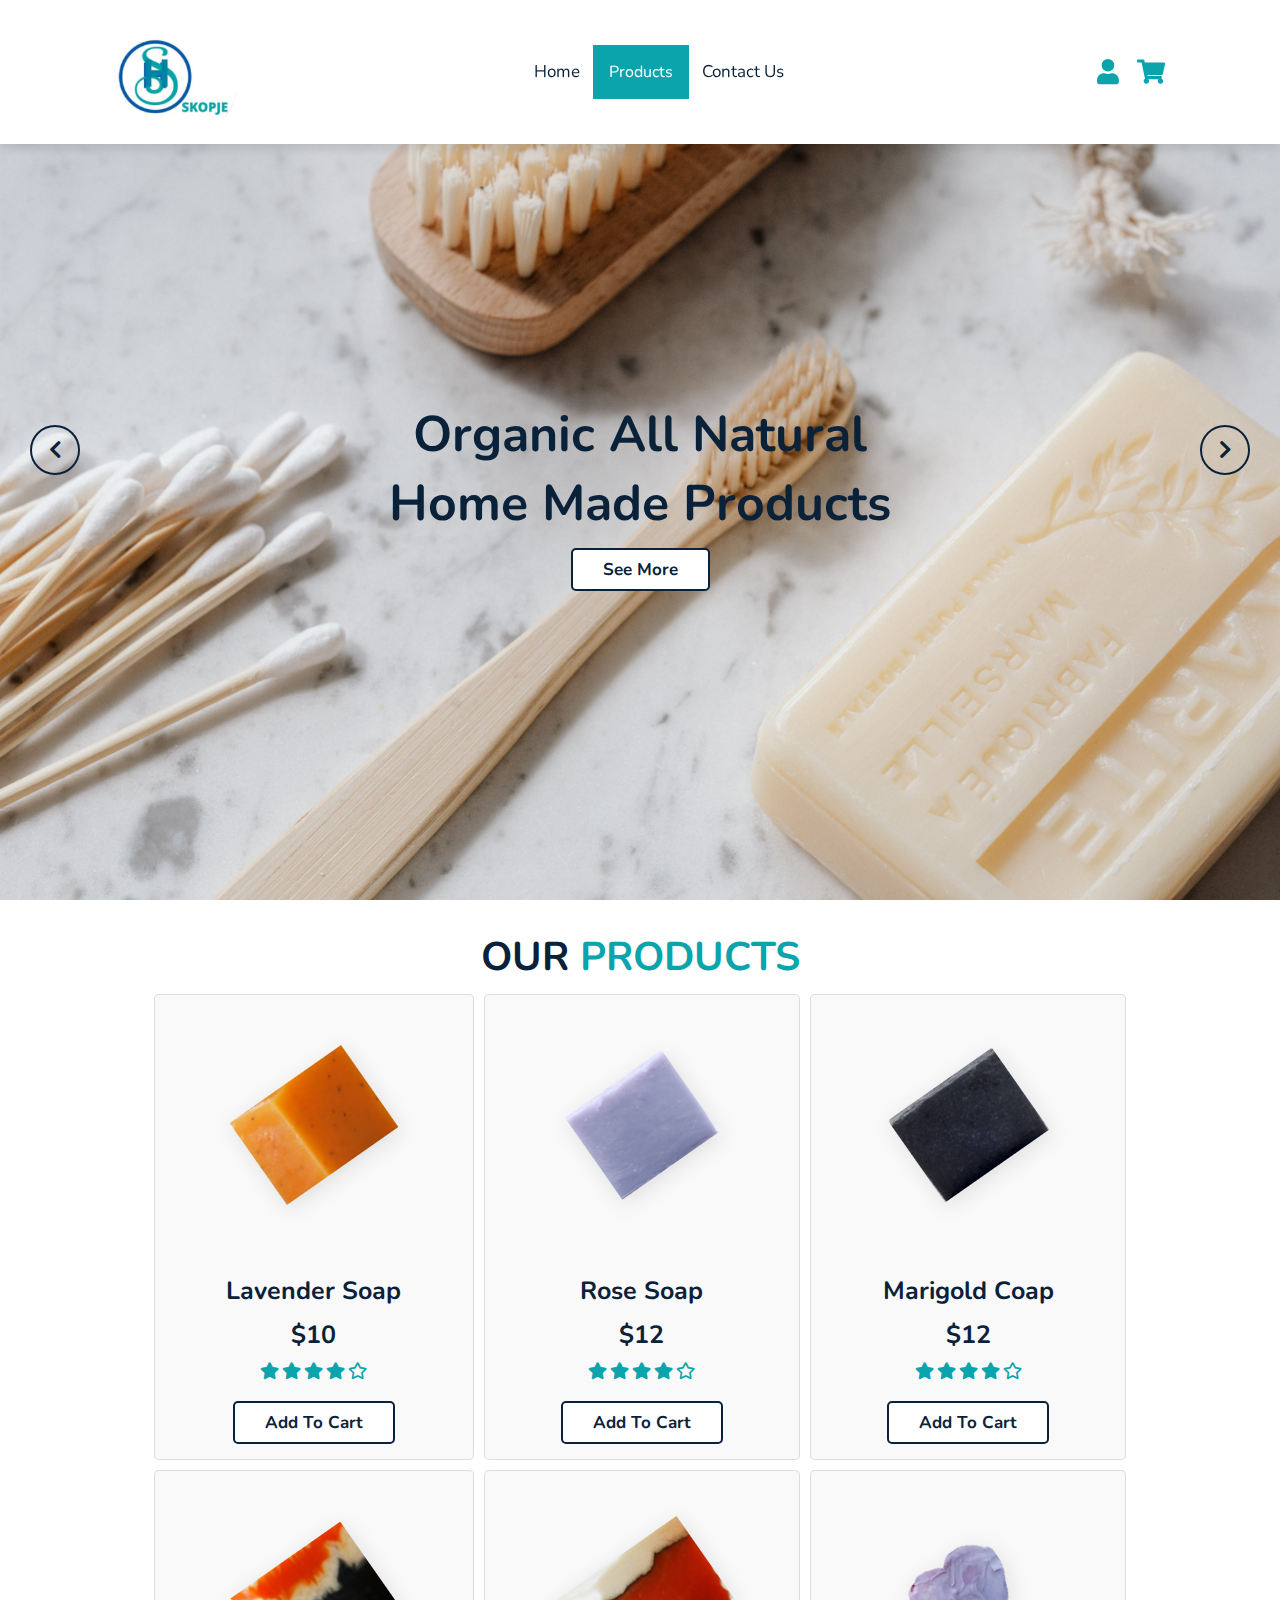
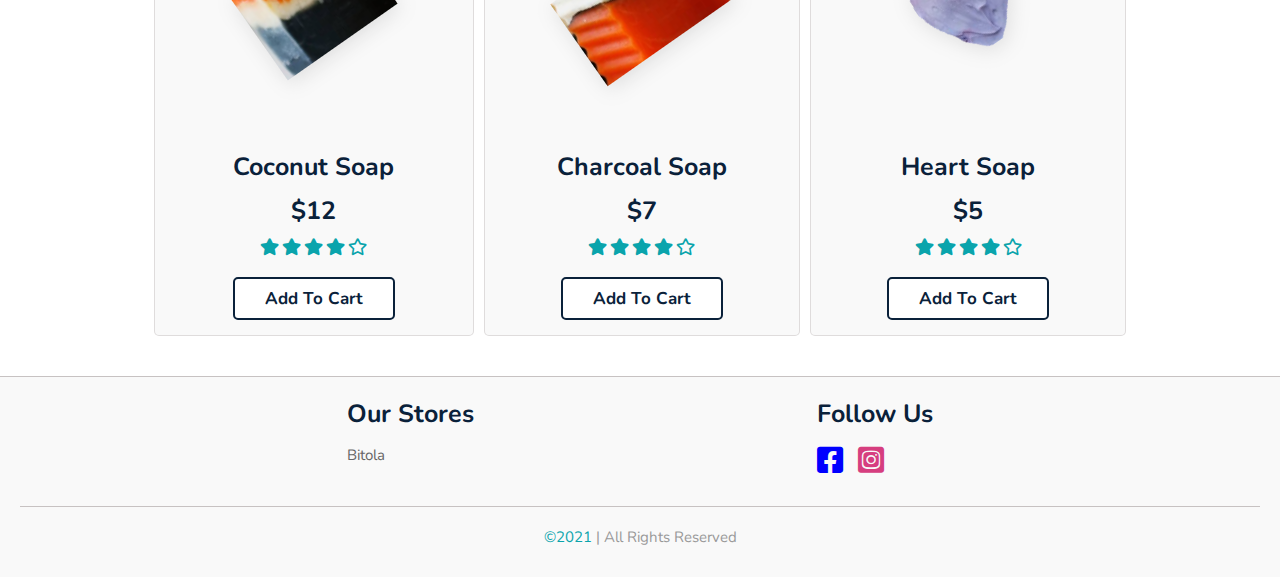
<file: index.html>
<!DOCTYPE html>
<html lang="en">
<head>
    <meta charset="UTF-8">
    <meta name="viewport" content="width=device-width, initial-scale=1.0">
    <title>Home Store Skopje</title>
    <link rel="stylesheet" href="css/style.css">
    <link rel="stylesheet" href="css/all.css">

</head>
<body>

<header>
    <a href="index.html">
        <img src="/images/logo-homestore.png" alt="logo-image" height="100">
    </a>
    <nav class="navbar">
        <a href="index.html">home</a>
        <div class="dropdown">
            <button class="dropbtn">products</button>
            <div class="dropdown-content">
                <a href="#">soaps</a>
                <a href="#">moisturizers</a>
                <a href="#">shampoos</a>
            </div>
        </div>
        <a href="contact.html">contact us</a>
    </nav>

    <div class="icons">
        <a href="#" class="fas fa-user"></a>
        <a href="#" class="fas fa-shopping-cart"></a>
    </div>
    <div id="menu-bar" class="fas fa-bars"></div>
</header>
<section class="home" id="home">

    <div class="slide-container active">
        <div class="slide">
            <div class="content">
                <h3>Organic All Natural</h3>
                <h3>Home Made Products</h3>
                <a href="#" class="btn">see more</a>
            </div>
            
        </div>
    </div>

    <div class="slide-container">
        <div class="slide">
            <div class="content">
                <h3>New Arrivals</h3>
                <h3>Soaps</h3>
                
                <a href="#" class="btn">see more</a>
            </div>
        </div>
    </div>

    <div class="slide-container">
        <div class="slide">
            <div class="content">
                <h3>50% OFF Producs</h3>
                <h3>moisturizers</h3>
                
                <a href="#" class="btn">see more</a>
            </div>
        </div>
    </div>

    <div id="prev" class="fas fa-chevron-left" onclick="prev()"></div>
    <div id="next" class="fas fa-chevron-right" onclick="next()"></div>

</section>

<section class="products" id="products">

    <h1 class="heading"> our <span>products</span> </h1>

    <div class="box-container">

        <div class="box">
            <img src="images/soap-7.png" alt="">
            <div class="content">
                <h3>lavender soap</h3>
                <div class="price">$10</div>
                <div class="stars">
                    <i class="fas fa-star"></i>
                    <i class="fas fa-star"></i>
                    <i class="fas fa-star"></i>
                    <i class="fas fa-star"></i>
                    <i class="far fa-star"></i>
                </div>
                <a href="#" class="btn">add to cart</a>
            </div>
        </div>

        <div class="box">
            <img src="images/soap-2.png" alt="">
            <div class="content">
                <h3>rose soap</h3>
                
                <div class="price">$12</div>
                <div class="stars">
                    <i class="fas fa-star"></i>
                    <i class="fas fa-star"></i>
                    <i class="fas fa-star"></i>
                    <i class="fas fa-star"></i>
                    <i class="far fa-star"></i>
                </div>
                <a href="#" class="btn">add to cart</a>
            </div>
        </div>
        <div class="box">
            <img src="images/soap3.png" alt="">
            <div class="content">
                <h3>marigold сoap</h3>
        
                <div class="price">$12</div>
                <div class="stars">
                    <i class="fas fa-star"></i>
                    <i class="fas fa-star"></i>
                    <i class="fas fa-star"></i>
                    <i class="fas fa-star"></i>
                    <i class="far fa-star"></i>
                </div>
                <a href="#" class="btn">add to cart</a>
            </div>
        </div>
        <div class="box">
            <img src="images/soap-5.png" alt="">
            <div class="content">
                <h3>coconut soap</h3>
        
                <div class="price">$12</div>
                <div class="stars">
                    <i class="fas fa-star"></i>
                    <i class="fas fa-star"></i>
                    <i class="fas fa-star"></i>
                    <i class="fas fa-star"></i>
                    <i class="far fa-star"></i>
                </div>
                <a href="#" class="btn">add to cart</a>
            </div>
        </div>

        <div class="box">
            <img src="images/soap-6.png" alt="">
            <div class="content">
                <h3>charcoal soap</h3>
                <div class="price">$7</div>
                <div class="stars">
                    <i class="fas fa-star"></i>
                    <i class="fas fa-star"></i>
                    <i class="fas fa-star"></i>
                    <i class="fas fa-star"></i>
                    <i class="far fa-star"></i>
                </div>
                <a href="#" class="btn">add to cart</a>
            </div>
        </div>

        <div class="box">
            <img src="images/soap-4.png" alt="">
            <div class="content">
                <h3>heart soap</h3>
                <div class="price">$5</div>
                <div class="stars">
                    <i class="fas fa-star"></i>
                    <i class="fas fa-star"></i>
                    <i class="fas fa-star"></i>
                    <i class="fas fa-star"></i>
                    <i class="far fa-star"></i>
                </div>
                <a href="#" class="btn">add to cart</a>
            </div>
        </div>

    </div>

</section>

<section class="footer">

    <div class="box-container">
        
        <div class="box">
            <h3>our stores</h3>
            <a href="contact.html">bitola</a>
        </div>
        <div class="box">
            <h3>follow us</h3>
            <div class="inline-elements">
            <a href="https://www.facebook.com/Home-Store-Skopje-968159320042372/"><i class="fab fa-facebook-square"></i></a>
            <a href="https://www.instagram.com/home_store_skopje/"><i class="fab fa-instagram-square"></i></a>
            
        
            </div>
            </div>
        

        <div class="credit"><span>&copy;2021</span> | all rights reserved</div>

    </div>

</section>
<script src="script.js"></script>
    
</body>
</html>
</file>
<file: css/style.css>
@import url("https://fonts.googleapis.com/css2?family=Nunito:wght@200;300;400;600;700&display=swap");

:root {
  --black: #0a213a;
  --lightblue: #0aa4ac;
}

* {
  font-family: "Nunito", sans-serif;
  margin: 0;
  padding: 0;
  box-sizing: border-box;
  outline: none;
  border: none;
  text-decoration: none;
  text-transform: capitalize;
  transition: all 0.2s linear;
}

html {
  font-size: 62.5%;
  overflow-x: hidden;
  scroll-padding-top: 6rem;
  scroll-behavior: smooth;
}
header {
  position: fixed;
  top: 0;
  left: 0;
  right: 0;
  z-index: 1000;
  background: #fff;
  padding: 2rem 9%;
  display: flex;
  align-items: center;
  justify-content: space-between;
  box-shadow: 0 0.5rem 1rem rgba(0, 0, 0, 0.1);
}
header .navbar a {
  font-size: 1.7rem;
  color: var(--black);
  margin: 0 1rem;
}

header .navbar a:hover {
  color: var(--lightblue);
}

header .icons a {
  font-size: 2.5rem;
  color: var(--lightblue);
  margin-left: 1.5rem;
}

header .icons a:hover {
  color: var(--black);
}
#menu-bar {
  font-size: 2.5rem;
  padding: 0.5rem 1.5rem;
  border: 0.1rem solid var(--black);
  color: var(--black);
  border-radius: 0.3rem;
  cursor: pointer;
  display: none;
}
.heading {
  text-align: center;
  text-transform: uppercase;
  font-size: 4rem;
  color: var(--black);
  padding: 1rem;
}

.heading span {
  text-transform: uppercase;
  color: var(--lightblue);
}

.btn {
  display: inline-block;
  margin-top: 1rem;
  border-radius: 0.5rem;
  border: 0.2rem solid var(--black);
  font-weight: bolder;
  font-size: 1.7rem;
  color: var(--black);
  cursor: pointer;
  background: #fff;
  padding: 0.8rem 3rem;
}

.btn:hover {
  background: var(--lightblue);
  color: #fff;
  border: none;
}
.dropbtn {
  background-color: var(--lightblue);
  color: white;
  padding: 16px;
  font-size: 16px;
  border: none;
  cursor: pointer;
}

.dropdown {
  position: relative;
  display: inline-block;
}

.dropdown-content {
  display: none;
  position: absolute;
  background-color: #f9f9f9;
  min-width: 160px;
  box-shadow: 0px 8px 16px 0px rgba(0, 0, 0, 0.2);
  z-index: 1;
}

.dropdown-content a {
  color: black;
  padding: 12px 16px;
  text-decoration: none;
  display: block;
}

.dropdown-content a:hover {
  background-color: #f1f1f1;
}

.dropdown:hover .dropdown-content {
  display: block;
}

.dropdown:hover .dropbtn {
  background-color: var(--lightblue);
}
section {
  padding: 2rem 12%;
}
.home {
  padding: 0;
  position: relative;
}

.home .slide-container .slide {
  min-height: 100vh;
  display: flex;
  align-items: center;
  flex-wrap: wrap;
  gap: 1.5rem;
  padding: 0 9%;
  padding-top: 9rem;
}

.home .slide-container .slide .content {
  flex: 1 1 40rem;
  text-align: center;
  padding-bottom: 5rem;
  padding-top: 5rem;
}
.slider-text {
  font-size: 1rem;
  color: white;
}
.home .slide-container .slide .content h3 {
  font-size: 5rem;
  color: var(--black);
}

.home .slide-container:nth-child(1) .slide {
  background: url(/images/pexels-karolina-grabowska-4202483.jpg) no-repeat;
  background-size: cover;
  background-position: center;
}

.home .slide-container:nth-child(2) .slide {
  background: url(/images/pexels-karolina-grabowska-4202465.jpg) no-repeat;
  background-size: cover;
  background-position: center;
}

.home .slide-container:nth-child(3) .slide {
  background: url(/images/pexels-tara-winstead-6690249.jpg) no-repeat;
  background-size: cover;
  background-position: center;
}

.home .slide-container {
  display: none;
}

.home .slide-container.active {
  display: block;
}

.home #prev,
.home #next {
  position: absolute;
  top: 50%;
  transform: translateY(-50%);
  border-radius: 50%;
  z-index: 100;
  height: 5rem;
  width: 5rem;
  line-height: 4.5rem;
  font-size: 2rem;
  color: var(--black);
  border: 0.2rem solid var(--black);
  cursor: pointer;
  text-align: center;
}

.home #prev:hover,
.home #next:hover {
  color: #fff;
  background: var(--lightblue);
  border: none;
}

.home #prev {
  left: 3rem;
}

.home #next {
  right: 3rem;
}
.products .box-container {
  display: grid;
  grid-template-columns: auto auto auto;
  grid-gap: 10px;
}

.products .box-container .box {
  border: 0.1rem solid rgba(71, 56, 56, 0.15);
  border-radius: 0.5rem;
  text-align: center;
  position: relative;
  overflow: hidden;
  background: #f9f9f9;
  flex: 1 1 30rem;
}

.products .box-container .box .content {
  padding: 1.5rem;
}

.products .box-container .box img {
  height: 10rem;
  transform: rotate(-35deg);
  filter: drop-shadow(0 0.5rem 1rem rgba(0, 0, 0, 0.1));
  margin: 8rem 2rem;
}

.products .box-container .box:hover img {
  transform: rotate(-35deg) scale(1.2);
}

.products .box-container .box .content h3 {
  color: var(--black);
  font-size: 2.5rem;
}

.products .box-container .box .content .price {
  color: var(--black);
  font-size: 2.5rem;
  font-weight: bolder;
  padding: 1rem 0;
}
.products .box-container .box .content .stars {
  padding-bottom: 1rem;
}

.products .box-container .box .content .stars i {
  font-size: 1.7rem;
  color: var(--lightblue);
}
.mapouter {
  margin-top: 18rem;
  margin-left: 3rem;
  position: relative;
  text-align: right;
  height: 500px;
  width: 600px;
}
.gmap_canvas {
  overflow: hidden;
  background: none !important;
  height: 500px;
  width: 600px;
}
.footer {
  padding: 2rem 0 0 0;
}
.footer .box-container {
  border-top: 1px solid rgb(199, 194, 194);
  background: #f9f9f9;
  padding: 2rem;
  display: flex;
  justify-content: space-evenly;
  flex-wrap: wrap;
  gap: 1.5rem;
}
.footer .box-container .box h3 {
  color: var(--black);
  font-size: 2.5rem;
  padding-bottom: 1.4rem;
}

.footer .box-container .box a {
  color: #666;
  display: block;
  font-size: 1.5rem;
  padding-bottom: 1.5rem;
}

.footer .box-container .box a:hover {
  color: var(--lightblue);
}

.footer .box-container .credit {
  width: 100%;
  border-top: 1px solid rgb(199, 194, 194);
  font-size: 1.5rem;
  text-align: center;
  padding: 2rem 1rem 1rem 1rem;
  color: #999;
}

.footer .box-container .credit span {
  color: var(--lightblue);
}
.box .inline-elements {
  display: flex;
  flex-direction: row;
}
.fa-facebook-square {
  font-size: 3rem;
  margin-right: 15px;
  color: blue;
}
.fa-instagram-square {
  font-size: 3rem;
  color: #d63e7f;
}

/* media queries  */

@media (max-width: 991px) {
  html {
    font-size: 55%;
  }

  header {
    padding: 2rem;
  }

  section {
    padding: 2rem;
  }
}

@media (max-width: 768px) {
  #menu-bar {
    display: block;
  }
  .dropdown {
    display: flex;
    flex-direction: column;
    justify-content: center;
    align-items: center;
    text-align: center;
  }
  .dropbtn {
    width: 95%;
    border-radius: 5px;
  }
  header .navbar {
    position: absolute;
    top: 100%;
    left: -120%;
    width: 100%;
    background: #eee;
  }

  header .navbar.active {
    left: 0;
  }

  header .navbar a {
    font-size: 2rem;
    background: #fff;
    border: 0.1rem solid var(--black);
    border-radius: 0.5rem;
    padding: 1.5rem;
    margin: 1.5rem;
    display: block;
    text-align: center;
  }
  .home #prev,
  .home #next {
    top: 85%;
  }
}

@media (max-width: 400px) {
  html {
    font-size: 50%;
  }

  .heading {
    font-size: 3rem;
  }
}
</file>
